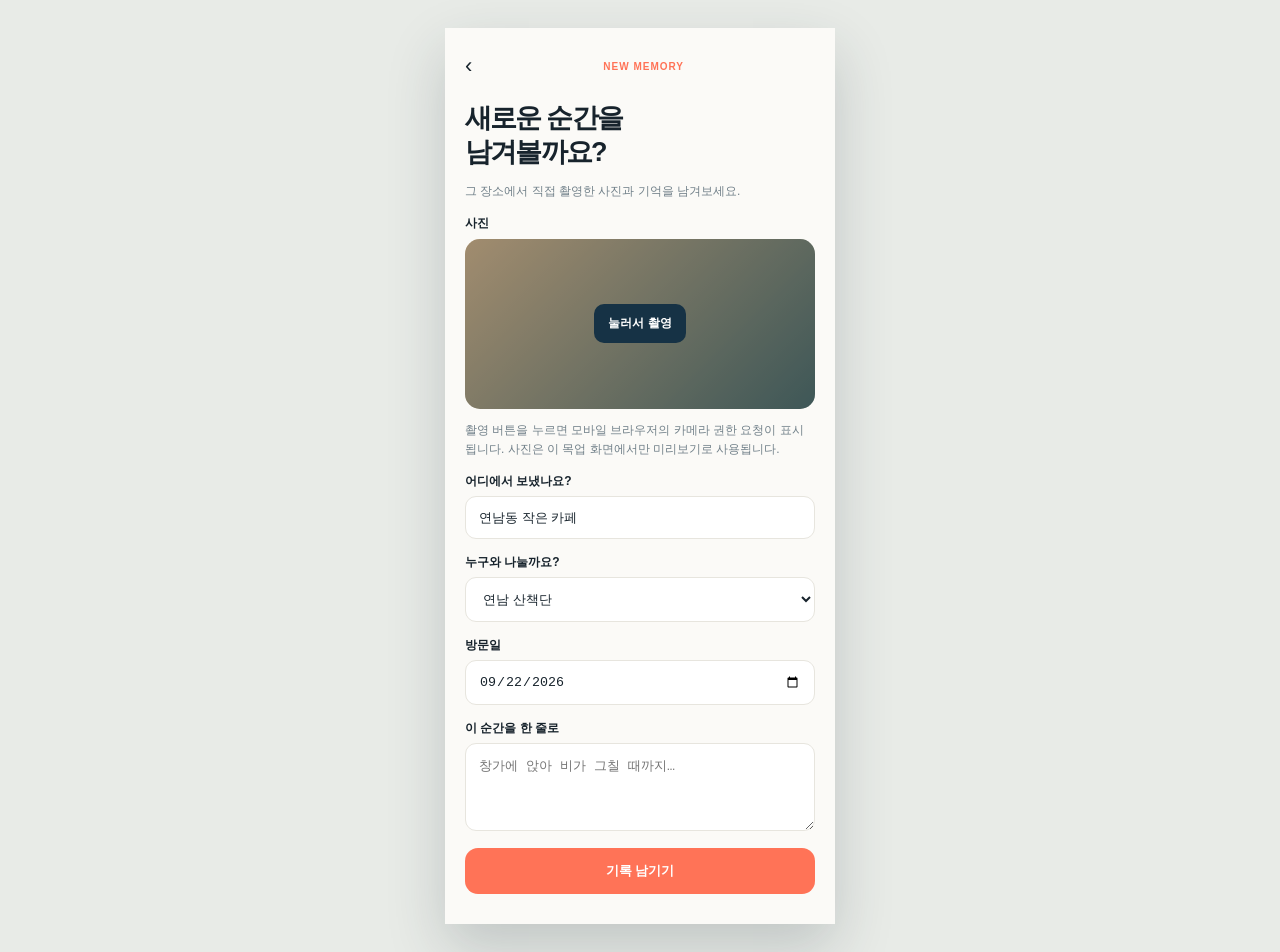
<file: 목업/features/compose.html>
<!doctype html><html lang="ko"><head><meta charset="utf-8"><meta name="viewport" content="width=device-width,initial-scale=1"><title>기록 작성</title><link rel="stylesheet" href="../assets/mockup.css"><link rel="stylesheet" href="../assets/camera.css"></head><body><main class="shell"><header class="top"><a class="back" href="../index.html">‹</a><span class="eyebrow">NEW MEMORY</span><span></span></header><section class="content"><h1 class="title">새로운 순간을<br>남겨볼까요?</h1><p class="sub">그 장소에서 직접 촬영한 사진과 기억을 남겨보세요.</p><form data-demo="기록을 저장했어요. 지도에서 확인해 보세요."><label class="label">사진</label><div class="camera-stage"><img id="photoPreview" alt="촬영한 사진 미리보기" hidden><span id="cameraEmpty" class="camera-empty"><label for="cameraInput" style="background:#163245;color:#fff;border-radius:10px;padding:11px 14px;font-weight:bold;cursor:pointer">눌러서 촬영</label></span></div><input class="camera-input" id="cameraInput" data-camera-input type="file" accept="image/*" capture="environment"><p class="sub">촬영 버튼을 누르면 모바일 브라우저의 카메라 권한 요청이 표시됩니다. 사진은 이 목업 화면에서만 미리보기로 사용됩니다.</p><label class="label">어디에서 보냈나요?</label><input class="input" value="연남동 작은 카페"><label class="label">누구와 나눌까요?</label><select class="input"><option>연남 산책단</option><option>동네 친구들</option></select><label class="label">방문일</label><input class="input" type="date" value="2026-09-22"><label class="label">이 순간을 한 줄로</label><textarea class="input" rows="4" placeholder="창가에 앉아 비가 그칠 때까지…"></textarea><button class="primary">기록 남기기</button></form></section></main><div class="toast"></div><script src="../assets/mockup.js"></script><script src="../assets/camera.js"></script></body></html>
</file>
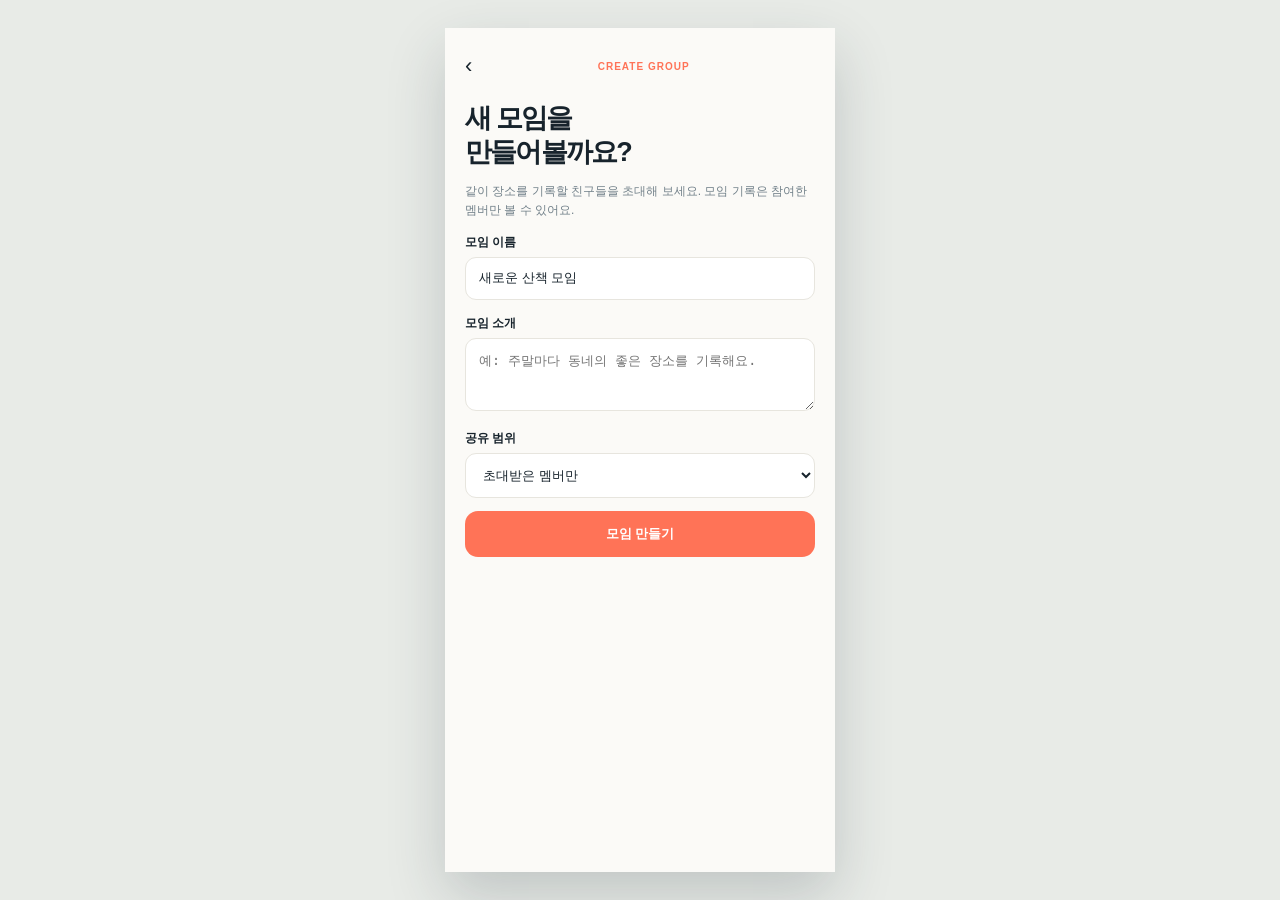
<file: 목업/features/create-group.html>
<!doctype html><html lang="ko"><head><meta charset="utf-8"><meta name="viewport" content="width=device-width,initial-scale=1"><title>새 모임 만들기</title><link rel="stylesheet" href="../assets/mockup.css"><link rel="stylesheet" href="../assets/invites.css"></head><body><main class="shell"><header class="top"><a class="back" href="groups.html">‹</a><span class="eyebrow">CREATE GROUP</span><span></span></header><section class="content"><h1 class="title">새 모임을<br>만들어볼까요?</h1><p class="sub">같이 장소를 기록할 친구들을 초대해 보세요. 모임 기록은 참여한 멤버만 볼 수 있어요.</p><form data-create-group><label class="label">모임 이름</label><input class="input" name="groupName" value="새로운 산책 모임" maxlength="30" required><label class="label">모임 소개</label><textarea class="input" rows="3" placeholder="예: 주말마다 동네의 좋은 장소를 기록해요."></textarea><label class="label">공유 범위</label><select class="input"><option>초대받은 멤버만</option><option>링크를 가진 사람은 참여 요청 가능</option></select><button class="primary" type="submit">모임 만들기</button></form><section id="inviteAfterCreate" hidden><div class="divider"></div><h3><span data-created-group-name>새 모임</span> 초대</h3><p class="sub">카카오톡으로 초대 링크를 공유하면, 친구는 링크를 열어 참여 여부를 확인할 수 있어요.</p><article class="invite-box"><h3>초대 코드</h3><p>짧은 코드를 직접 전달할 때 사용하세요.</p><code class="invite-value" data-code-value>NEW-2026</code><div class="invite-actions"><button type="button" data-generate-code>코드 생성</button><button type="button" data-copy-invite="[data-code-value]">코드 복사</button></div></article><article class="invite-box"><h3>카카오톡 공유 링크</h3><p>링크를 누르면 모임 참여 확인 화면으로 바로 연결됩니다.</p><code class="invite-value" data-link-value>join-group.html?code=NEW-2026</code><div class="invite-actions"><button type="button" data-generate-link>링크 생성</button><button type="button" data-copy-invite="[data-link-value]">링크 복사</button></div></article></section></section></main><div class="toast"></div><script src="../assets/mockup.js"></script><script src="../assets/invites.js"></script><script src="../assets/group-create.js"></script></body></html>
</file>
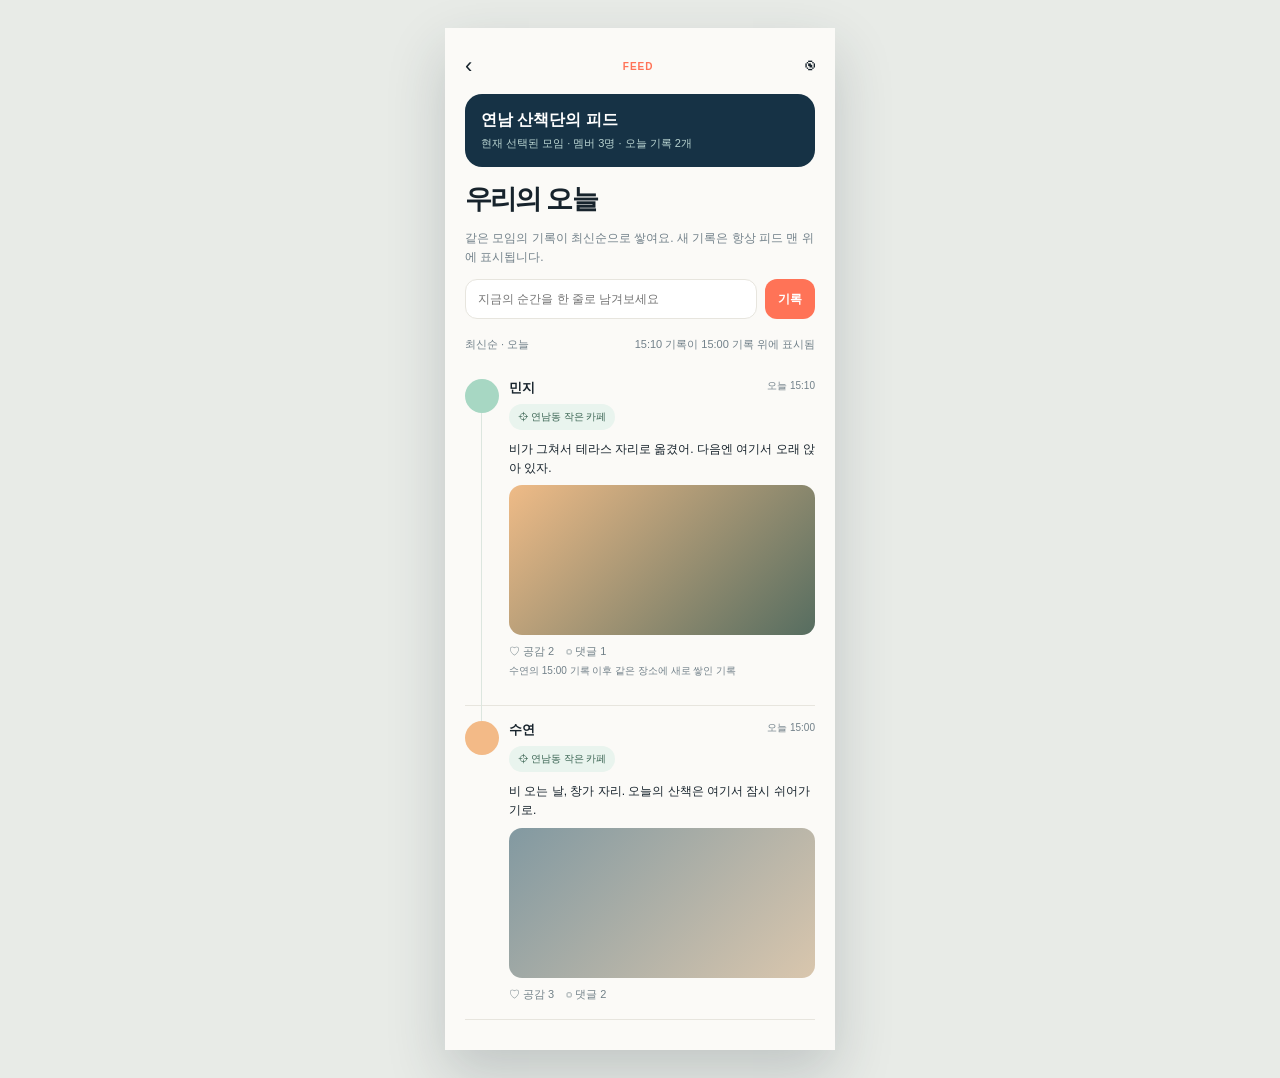
<file: 목업/features/feed.html>
<!doctype html><html lang="ko"><head><meta charset="utf-8"><meta name="viewport" content="width=device-width,initial-scale=1"><title>피드</title><link rel="stylesheet" href="../assets/mockup.css"><link rel="stylesheet" href="../assets/feed.css"></head><body><main class="shell"><header class="top"><a class="back" href="../index.html">‹</a><span class="eyebrow">FEED</span><a class="plain" href="notifications.html">◉</a></header><section class="content"><div class="feed-summary"><b>연남 산책단의 피드</b><small>현재 선택된 모임 · 멤버 3명 · 오늘 기록 2개</small></div><h1 class="title">우리의 오늘</h1><p class="sub">같은 모임의 기록이 최신순으로 쌓여요. 새 기록은 항상 피드 맨 위에 표시됩니다.</p><form class="feed-composer" data-feed-form><input maxlength="80" placeholder="지금의 순간을 한 줄로 남겨보세요"><button type="submit">기록</button></form><div class="feed-rule"><span>최신순 · 오늘</span><span>15:10 기록이 15:00 기록 위에 표시됨</span></div><div id="groupFeed"><article class="feed-post"><i class="feed-avatar mint"></i><div class="feed-main"><div class="feed-author"><b>민지</b><span class="feed-time">오늘 15:10</span></div><a class="feed-place" href="place.html">⌖ 연남동 작은 카페</a><p class="feed-copy">비가 그쳐서 테라스 자리로 옮겼어. 다음엔 여기서 오래 앉아 있자.</p><div class="feed-image"></div><div class="feed-actions"><button type="button" data-toast="민지의 기록에 공감했어요.">♡ 공감 2</button><a href="memory.html">▢ 댓글 1</a></div><p class="feed-note">수연의 15:00 기록 이후 같은 장소에 새로 쌓인 기록</p></div></article><article class="feed-post"><i class="feed-avatar"></i><div class="feed-main"><div class="feed-author"><b>수연</b><span class="feed-time">오늘 15:00</span></div><a class="feed-place" href="place.html">⌖ 연남동 작은 카페</a><p class="feed-copy">비 오는 날, 창가 자리. 오늘의 산책은 여기서 잠시 쉬어가기로.</p><div class="feed-image rain"></div><div class="feed-actions"><button type="button" data-toast="수연의 기록에 공감했어요.">♡ 공감 3</button><a href="memory.html">▢ 댓글 2</a></div></div></article></div></section></main><div class="toast"></div><script src="../assets/mockup.js"></script><script src="../assets/feed.js"></script></body></html>
</file>
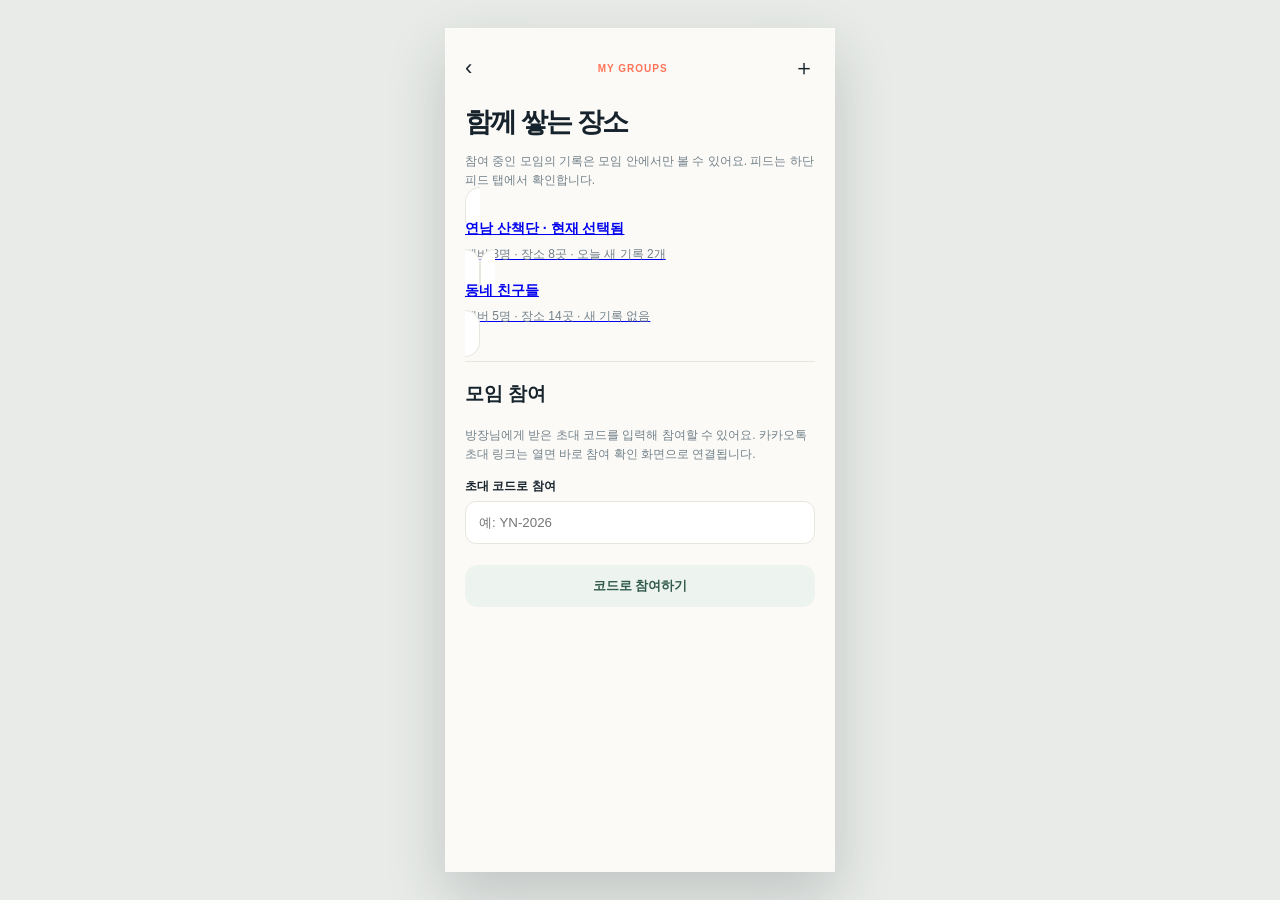
<file: 목업/features/groups.html>
<!doctype html><html lang="ko"><head><meta charset="utf-8"><meta name="viewport" content="width=device-width,initial-scale=1"><title>모임</title><link rel="stylesheet" href="../assets/mockup.css"></head><body><main class="shell"><header class="top"><a class="back" href="../index.html">‹</a><span class="eyebrow">MY GROUPS</span><a class="plain" href="create-group.html">＋</a></header><section class="content"><h1 class="title">함께 쌓는 장소</h1><p class="sub">참여 중인 모임의 기록은 모임 안에서만 볼 수 있어요. 피드는 하단 피드 탭에서 확인합니다.</p><a class="card" href="../index.html"><h3>연남 산책단 · 현재 선택됨</h3><p>멤버 3명 · 장소 8곳 · 오늘 새 기록 2개</p></a><a class="card" href="../index.html"><h3>동네 친구들</h3><p>멤버 5명 · 장소 14곳 · 새 기록 없음</p></a><div class="divider"></div><h3>모임 참여</h3><p class="sub">방장님에게 받은 초대 코드를 입력해 참여할 수 있어요. 카카오톡 초대 링크는 열면 바로 참여 확인 화면으로 연결됩니다.</p><form data-demo="초대 코드를 확인했어요. (목업 데이터)"><label class="label">초대 코드로 참여</label><input class="input" placeholder="예: YN-2026"><button class="secondary">코드로 참여하기</button></form></section></main><div class="toast"></div><script src="../assets/mockup.js"></script></body></html>
</file>
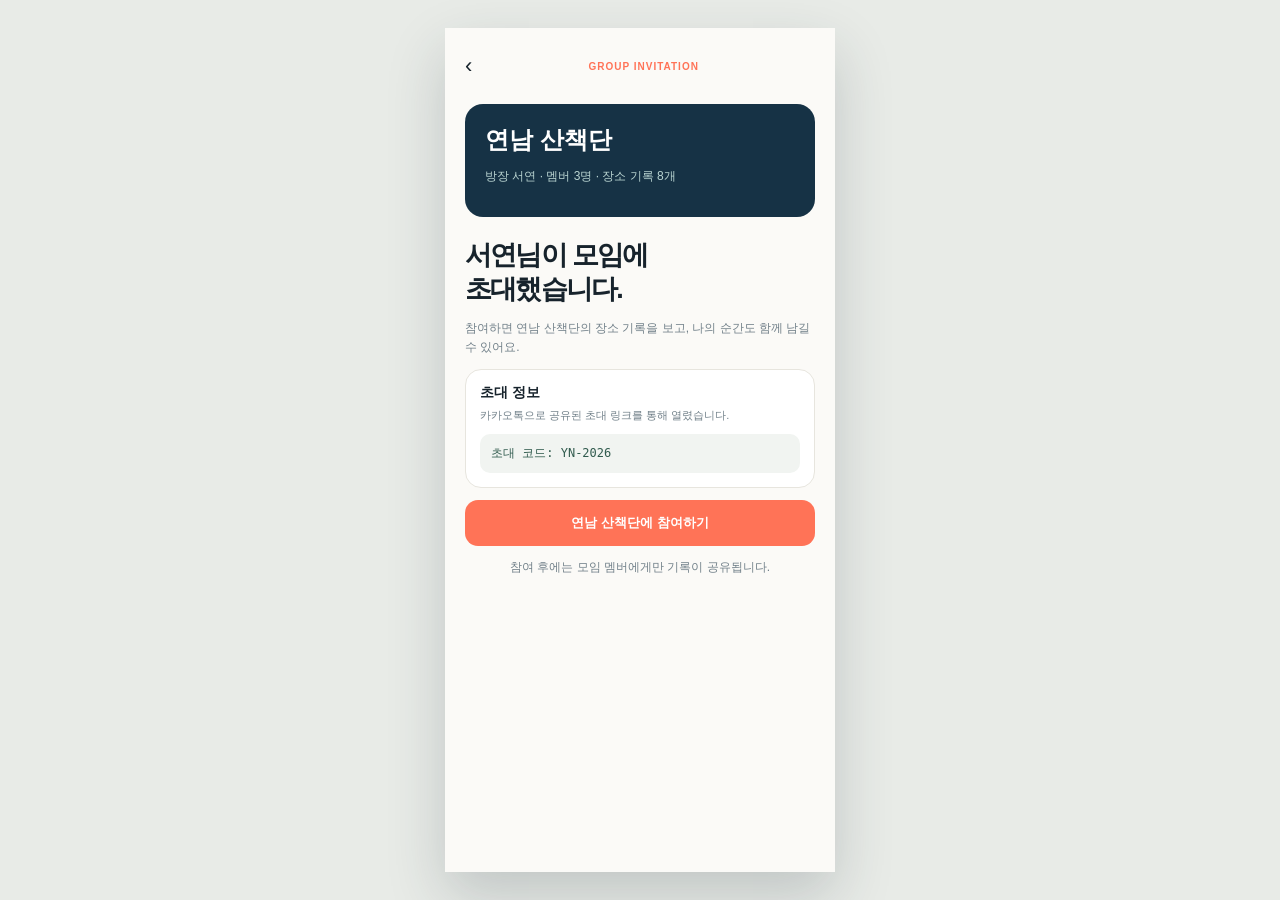
<file: 목업/features/join-group.html>
<!doctype html><html lang="ko"><head><meta charset="utf-8"><meta name="viewport" content="width=device-width,initial-scale=1"><title>모임 초대</title><link rel="stylesheet" href="../assets/mockup.css"><link rel="stylesheet" href="../assets/invites.css"></head><body><main class="shell"><header class="top"><a class="back" href="../index.html">‹</a><span class="eyebrow">GROUP INVITATION</span><span></span></header><section class="content"><div class="profile" style="margin-top:10px"><i class="avatar"></i><h2 style="margin:0">연남 산책단</h2><p>방장 서연 · 멤버 3명 · 장소 기록 8개</p></div><h1 class="title" style="margin-top:22px">서연님이 모임에<br>초대했습니다.</h1><p class="sub">참여하면 연남 산책단의 장소 기록을 보고, 나의 순간도 함께 남길 수 있어요.</p><div class="invite-box"><h3>초대 정보</h3><p>카카오톡으로 공유된 초대 링크를 통해 열렸습니다.</p><code class="invite-value">초대 코드: <span data-join-code>YN-2026</span></code></div><button class="primary" type="button" data-join-group>연남 산책단에 참여하기</button><p class="sub" style="text-align:center">참여 후에는 모임 멤버에게만 기록이 공유됩니다.</p><section id="joinSuccess" hidden><div class="card"><h3>참여가 완료됐어요.</h3><p>이제 연남 산책단의 장소 기록과 피드를 볼 수 있어요.</p><a class="primary" style="display:block;text-align:center;text-decoration:none;margin-top:12px" href="feed.html">피드로 가기</a></div></section></section></main><div class="toast"></div><script src="../assets/mockup.js"></script><script src="../assets/join-group.js"></script></body></html>
</file>
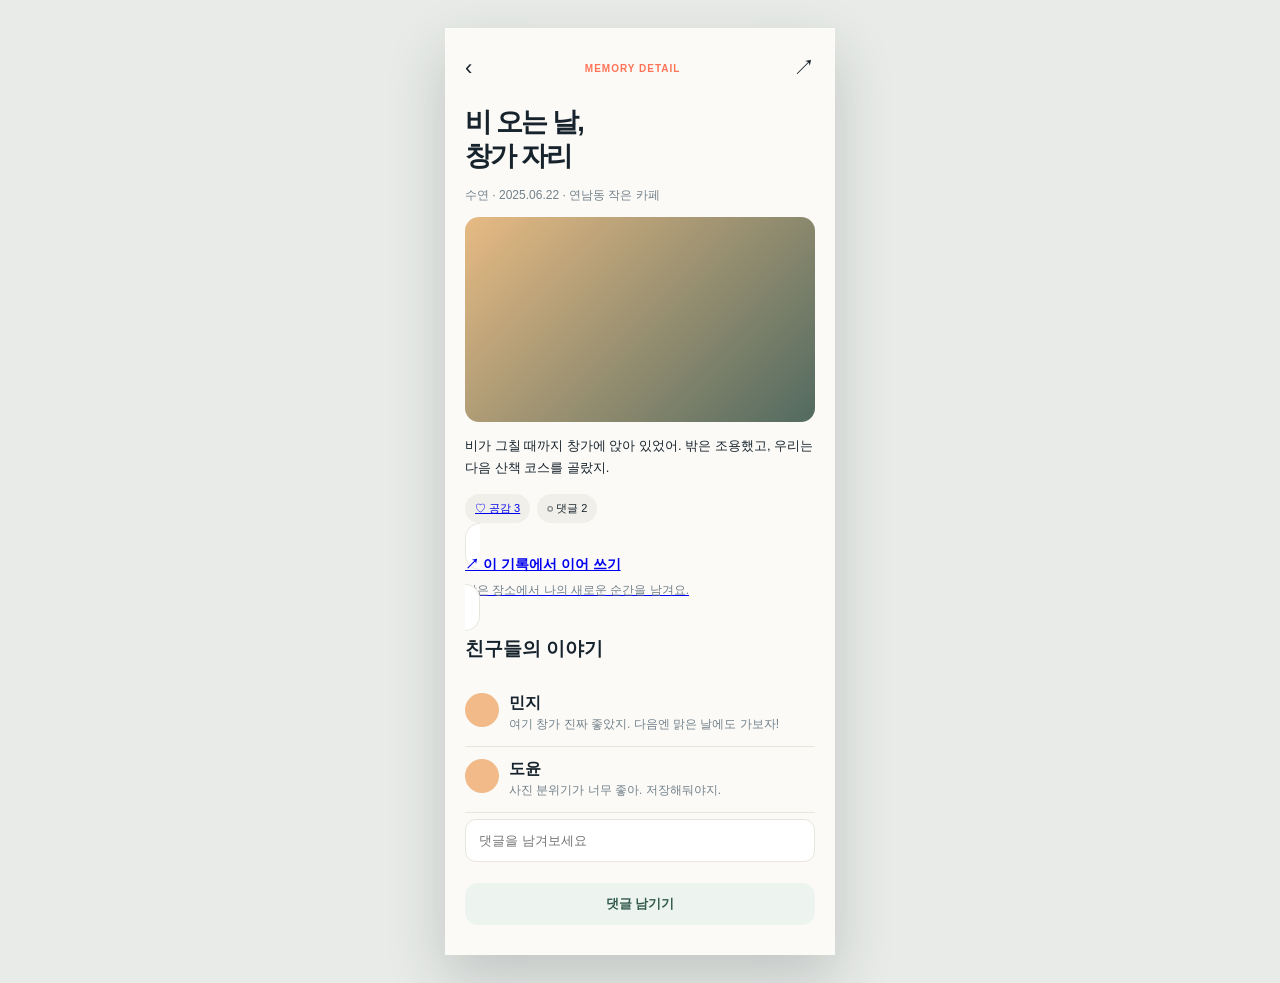
<file: 목업/features/memory.html>
<!doctype html><html lang="ko"><head><meta charset="utf-8"><meta name="viewport" content="width=device-width,initial-scale=1"><title>기록 상세</title><link rel="stylesheet" href="../assets/mockup.css"></head><body><main class="shell"><header class="top"><a class="back" href="place.html">‹</a><span class="eyebrow">MEMORY DETAIL</span><a class="plain" href="share.html">↗</a></header><section class="content"><h1 class="title">비 오는 날,<br>창가 자리</h1><p class="sub">수연 · 2025.06.22 · 연남동 작은 카페</p><div class="photo"></div><p style="font-size:13px;line-height:1.7">비가 그칠 때까지 창가에 앉아 있었어. 밖은 조용했고, 우리는 다음 산책 코스를 골랐지.</p><div class="chips"><a class="chip" href="#" data-toast="공감했어요 · 4">♡ 공감 3</a><span class="chip">▢ 댓글 2</span></div><a class="card" href="compose.html"><h3>↗ 이 기록에서 이어 쓰기</h3><p>같은 장소에서 나의 새로운 순간을 남겨요.</p></a><h3>친구들의 이야기</h3><div class="row"><i class="avatar"></i><span><b>민지</b><br><small class="sub">여기 창가 진짜 좋았지. 다음엔 맑은 날에도 가보자!</small></span></div><div class="row"><i class="avatar"></i><span><b>도윤</b><br><small class="sub">사진 분위기가 너무 좋아. 저장해둬야지.</small></span></div><form data-demo="댓글을 남겼어요."><input class="input" placeholder="댓글을 남겨보세요"><button class="secondary">댓글 남기기</button></form></section></main><div class="toast"></div><script src="../assets/mockup.js"></script></body></html>
</file>
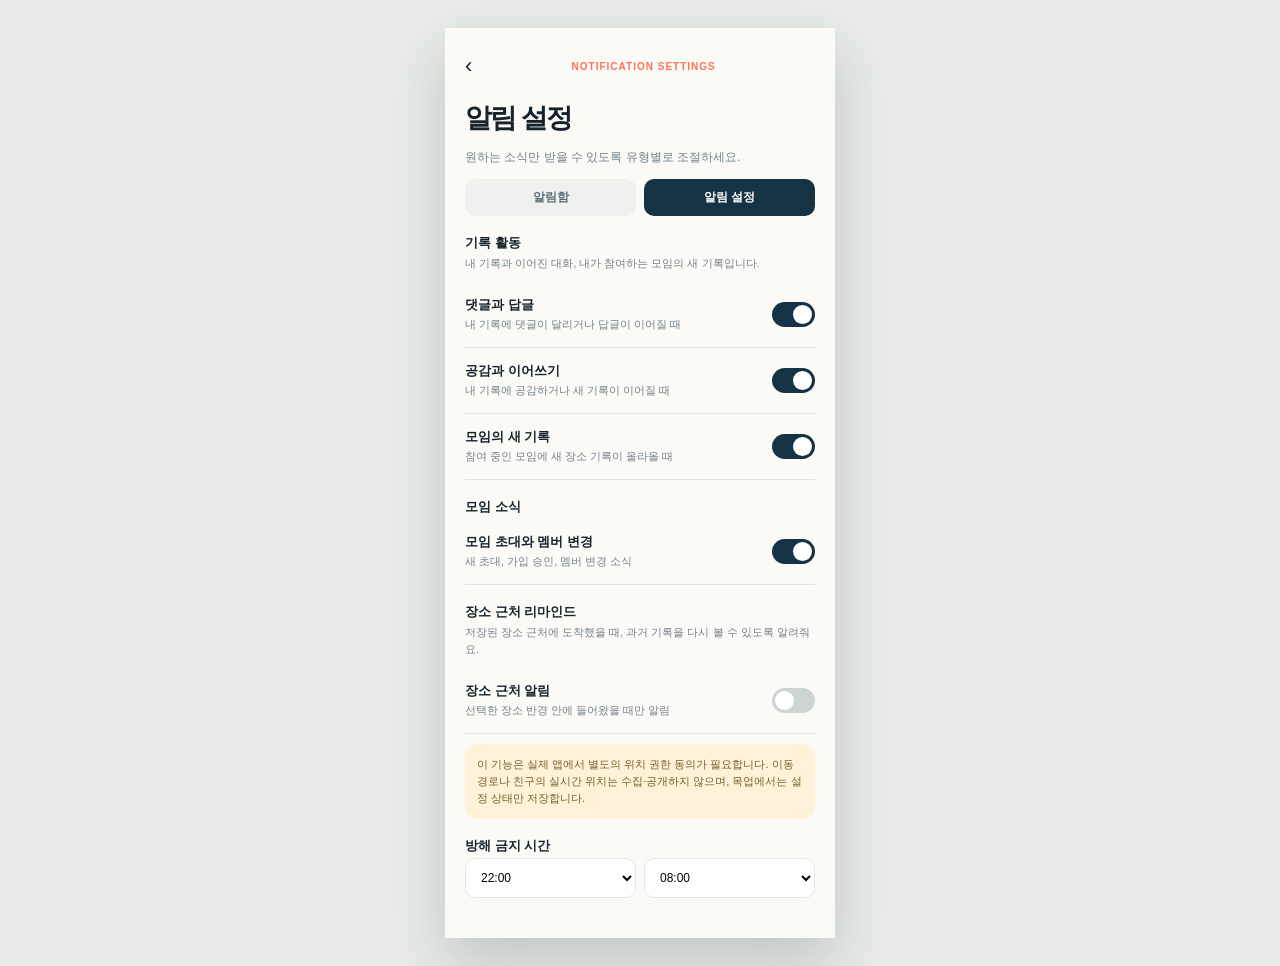
<file: 목업/features/notification-settings.html>
<!doctype html><html lang="ko"><head><meta charset="utf-8"><meta name="viewport" content="width=device-width,initial-scale=1"><title>알림 설정</title><link rel="stylesheet" href="../assets/mockup.css"><link rel="stylesheet" href="../assets/notifications.css"></head><body><main class="shell"><header class="top"><a class="back" href="profile.html">‹</a><span class="eyebrow">NOTIFICATION SETTINGS</span><span></span></header><section class="content"><h1 class="title">알림 설정</h1><p class="sub">원하는 소식만 받을 수 있도록 유형별로 조절하세요.</p><nav class="tabbar"><a href="notifications.html">알림함</a><a class="active" href="notification-settings.html">알림 설정</a></nav><div class="setting-group"><h3>기록 활동</h3><p>내 기록과 이어진 대화, 내가 참여하는 모임의 새 기록입니다.</p><label class="setting"><span><strong>댓글과 답글</strong><small>내 기록에 댓글이 달리거나 답글이 이어질 때</small></span><span class="switch"><input type="checkbox" checked data-notification-setting="comments"><i class="slider"></i></span></label><label class="setting"><span><strong>공감과 이어쓰기</strong><small>내 기록에 공감하거나 새 기록이 이어질 때</small></span><span class="switch"><input type="checkbox" checked data-notification-setting="memoryLinks"><i class="slider"></i></span></label><label class="setting"><span><strong>모임의 새 기록</strong><small>참여 중인 모임에 새 장소 기록이 올라올 때</small></span><span class="switch"><input type="checkbox" checked data-notification-setting="groupMemories"><i class="slider"></i></span></label></div><div class="setting-group"><h3>모임 소식</h3><label class="setting"><span><strong>모임 초대와 멤버 변경</strong><small>새 초대, 가입 승인, 멤버 변경 소식</small></span><span class="switch"><input type="checkbox" checked data-notification-setting="groupUpdates"><i class="slider"></i></span></label></div><div class="setting-group"><h3>장소 근처 리마인드</h3><p>저장된 장소 근처에 도착했을 때, 과거 기록을 다시 볼 수 있도록 알려줘요.</p><label class="setting"><span><strong>장소 근처 알림</strong><small>선택한 장소 반경 안에 들어왔을 때만 알림</small></span><span class="switch"><input type="checkbox" data-notification-setting="nearby"><i class="slider"></i></span></label><div class="permission-note">이 기능은 실제 앱에서 별도의 위치 권한 동의가 필요합니다. 이동 경로나 친구의 실시간 위치는 수집·공개하지 않으며, 목업에서는 설정 상태만 저장합니다.</div></div><div class="setting-group"><h3>방해 금지 시간</h3><div class="time-row"><select aria-label="시작 시간"><option>22:00</option><option>23:00</option></select><select aria-label="종료 시간"><option>08:00</option><option>09:00</option></select></div></div></section></main><div class="toast"></div><script src="../assets/mockup.js"></script><script src="../assets/notifications.js"></script></body></html>
</file>
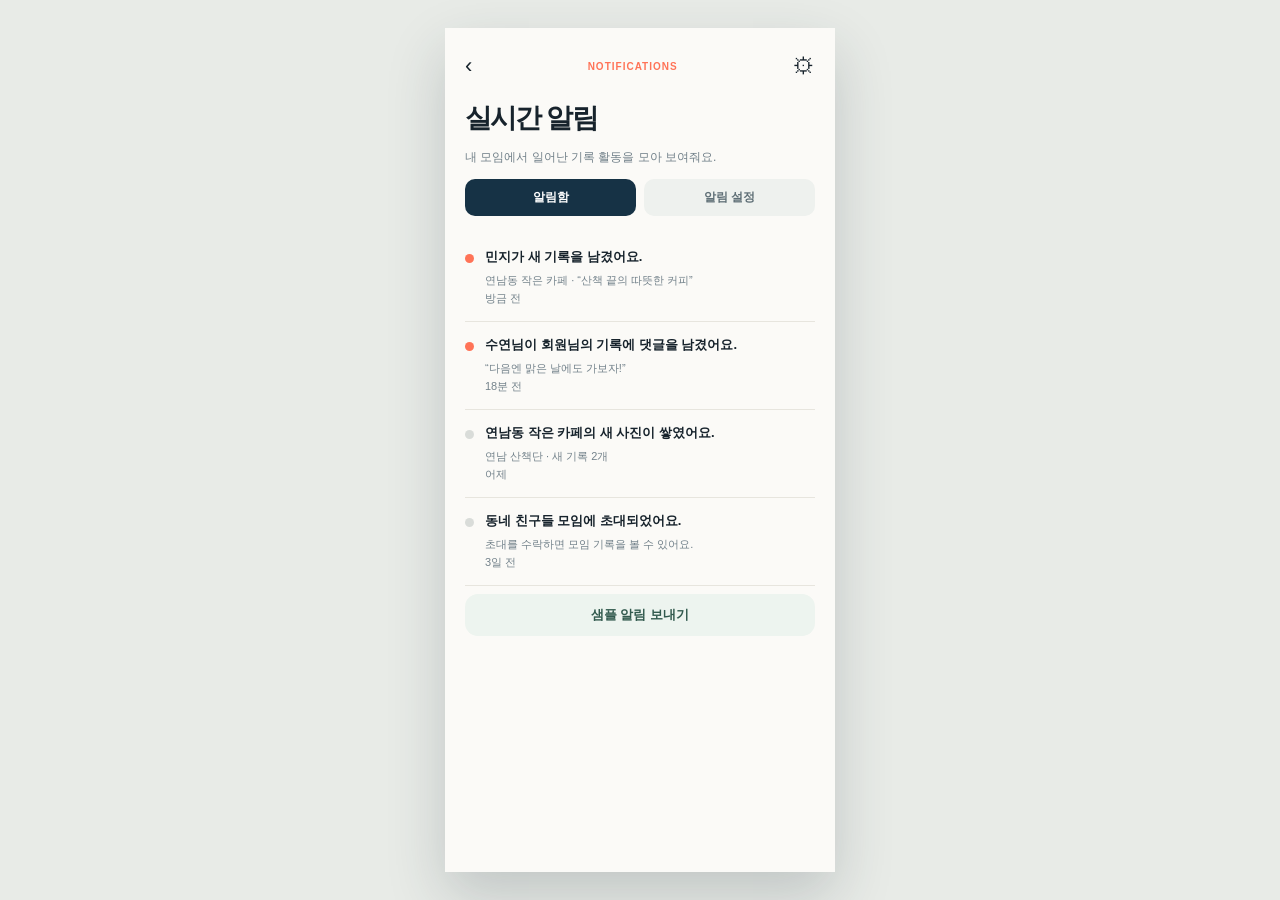
<file: 목업/features/notifications.html>
<!doctype html><html lang="ko"><head><meta charset="utf-8"><meta name="viewport" content="width=device-width,initial-scale=1"><title>실시간 알림</title><link rel="stylesheet" href="../assets/mockup.css"><link rel="stylesheet" href="../assets/notifications.css"></head><body><main class="shell"><header class="top"><a class="back" href="profile.html">‹</a><span class="eyebrow">NOTIFICATIONS</span><a class="plain" href="notification-settings.html">⚙</a></header><section class="content"><h1 class="title">실시간 알림</h1><p class="sub">내 모임에서 일어난 기록 활동을 모아 보여줘요.</p><nav class="tabbar"><a class="active" href="notifications.html">알림함</a><a href="notification-settings.html">알림 설정</a></nav><a class="notice" href="memory.html"><i class="notice-dot"></i><span><b>민지가 새 기록을 남겼어요.</b><small>연남동 작은 카페 · “산책 끝의 따뜻한 커피”<br>방금 전</small></span></a><a class="notice" href="memory.html"><i class="notice-dot"></i><span><b>수연님이 회원님의 기록에 댓글을 남겼어요.</b><small>“다음엔 맑은 날에도 가보자!”<br>18분 전</small></span></a><a class="notice" href="place.html"><i class="notice-dot read"></i><span><b>연남동 작은 카페의 새 사진이 쌓였어요.</b><small>연남 산책단 · 새 기록 2개<br>어제</small></span></a><a class="notice" href="groups.html"><i class="notice-dot read"></i><span><b>동네 친구들 모임에 초대되었어요.</b><small>초대를 수락하면 모임 기록을 볼 수 있어요.<br>3일 전</small></span></a><button class="secondary" type="button" data-sample-notification>샘플 알림 보내기</button></section></main><div class="toast"></div><script src="../assets/mockup.js"></script><script src="../assets/notifications.js"></script></body></html>
</file>
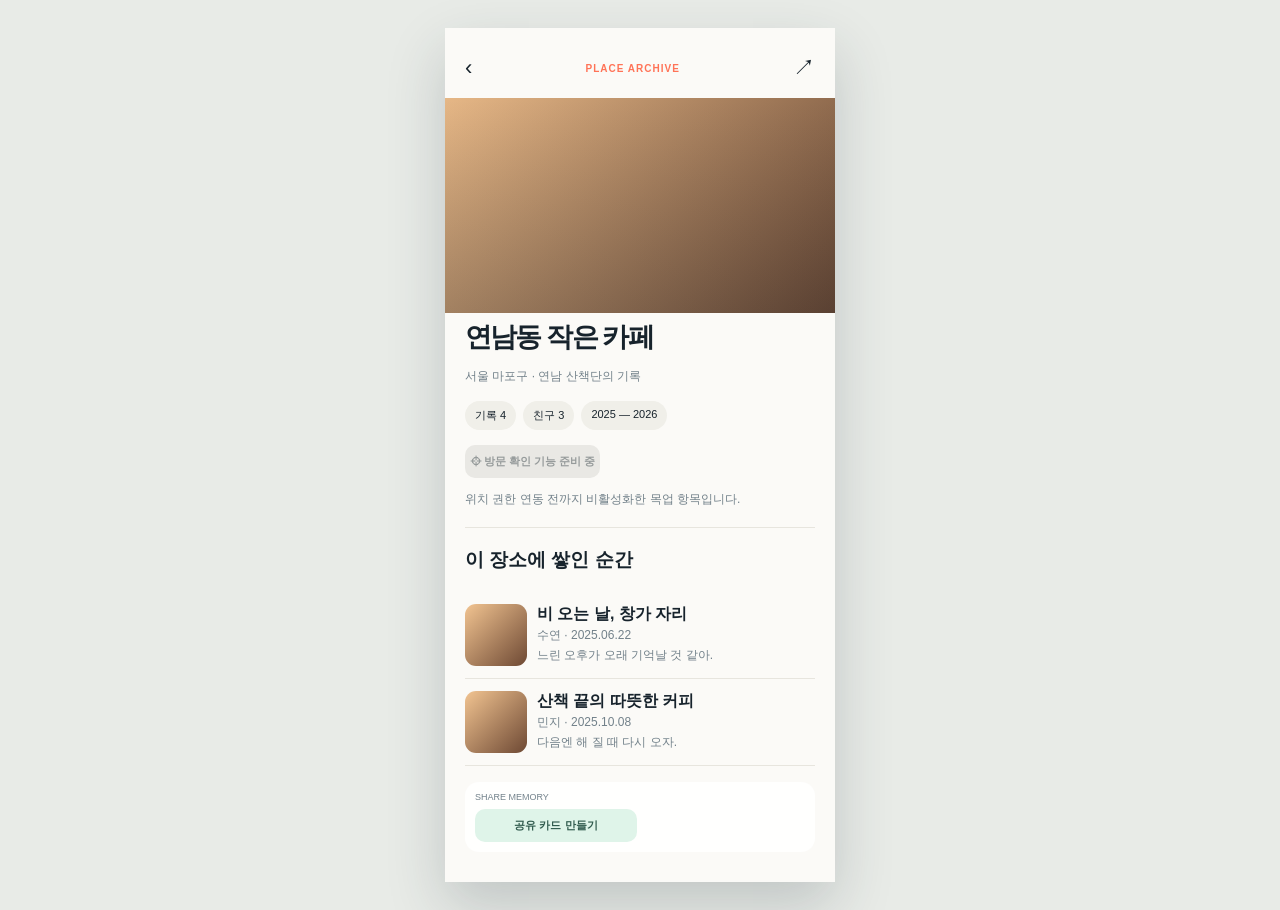
<file: 목업/features/place.html>
<!doctype html><html lang="ko"><head><meta charset="utf-8"><meta name="viewport" content="width=device-width,initial-scale=1"><title>장소 기록</title><link rel="stylesheet" href="../assets/mockup.css"></head><body><main class="shell"><header class="top"><a class="back" href="../index.html">‹</a><span class="eyebrow">PLACE ARCHIVE</span><a class="plain" href="share.html">↗</a></header><section class="content"><div class="hero"></div><h1 class="title">연남동 작은 카페</h1><p class="sub">서울 마포구 · 연남 산책단의 기록</p><div class="chips"><span class="chip">기록 4</span><span class="chip">친구 3</span><span class="chip">2025 — 2026</span></div><button class="button disabled" disabled>⌖ 방문 확인 기능 준비 중</button><p class="sub">위치 권한 연동 전까지 비활성화한 목업 항목입니다.</p><div class="divider"></div><h3>이 장소에 쌓인 순간</h3><a class="row" href="memory.html"><i class="thumb"></i><span><b>비 오는 날, 창가 자리</b><br><small class="sub">수연 · 2025.06.22<br>느린 오후가 오래 기억날 것 같아.</small></span></a><a class="row" href="memory.html"><i class="thumb"></i><span><b>산책 끝의 따뜻한 커피</b><br><small class="sub">민지 · 2025.10.08<br>다음엔 해 질 때 다시 오자.</small></span></a><div class="preview" style="position:static;margin-top:16px"><small>SHARE MEMORY</small><div><a href="share.html">공유 카드 만들기</a></div></div></section></main><div class="toast"></div><script src="../assets/mockup.js"></script></body></html>
</file>
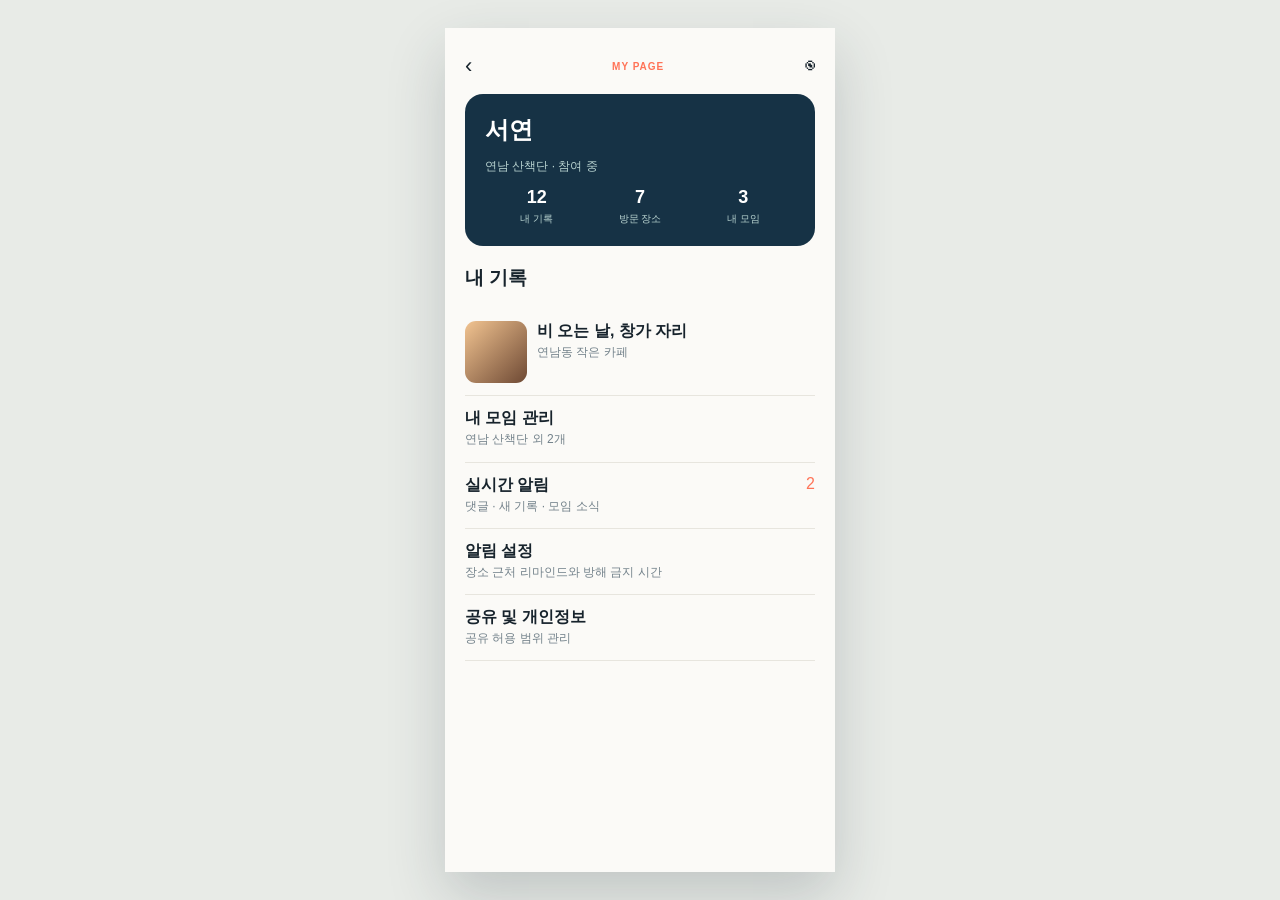
<file: 목업/features/profile.html>
<!doctype html><html lang="ko"><head><meta charset="utf-8"><meta name="viewport" content="width=device-width,initial-scale=1"><title>마이 페이지</title><link rel="stylesheet" href="../assets/mockup.css"></head><body><main class="shell"><header class="top"><a class="back" href="../index.html">‹</a><span class="eyebrow">MY PAGE</span><a class="plain" href="notifications.html">◉</a></header><section class="content"><div class="profile"><i class="avatar"></i><h2 style="margin:0">서연</h2><p>연남 산책단 · 참여 중</p><div class="stats"><div><b>12</b><span>내 기록</span></div><div><b>7</b><span>방문 장소</span></div><div><b>3</b><span>내 모임</span></div></div></div><h3>내 기록</h3><a class="row" href="memory.html"><i class="thumb"></i><span><b>비 오는 날, 창가 자리</b><br><small class="sub">연남동 작은 카페</small></span></a><a class="row" href="groups.html"><span><b>내 모임 관리</b><br><small class="sub">연남 산책단 외 2개</small></span></a><a class="row" href="notifications.html"><span><b>실시간 알림</b><br><small class="sub">댓글 · 새 기록 · 모임 소식</small></span><span style="margin-left:auto;color:#ff7357">2</span></a><a class="row" href="notification-settings.html"><span><b>알림 설정</b><br><small class="sub">장소 근처 리마인드와 방해 금지 시간</small></span></a><a class="row" href="#" data-toast="개인정보 및 공유 설정 목업입니다."><span><b>공유 및 개인정보</b><br><small class="sub">공유 허용 범위 관리</small></span></a></section></main><div class="toast"></div><script src="../assets/mockup.js"></script></body></html>
</file>
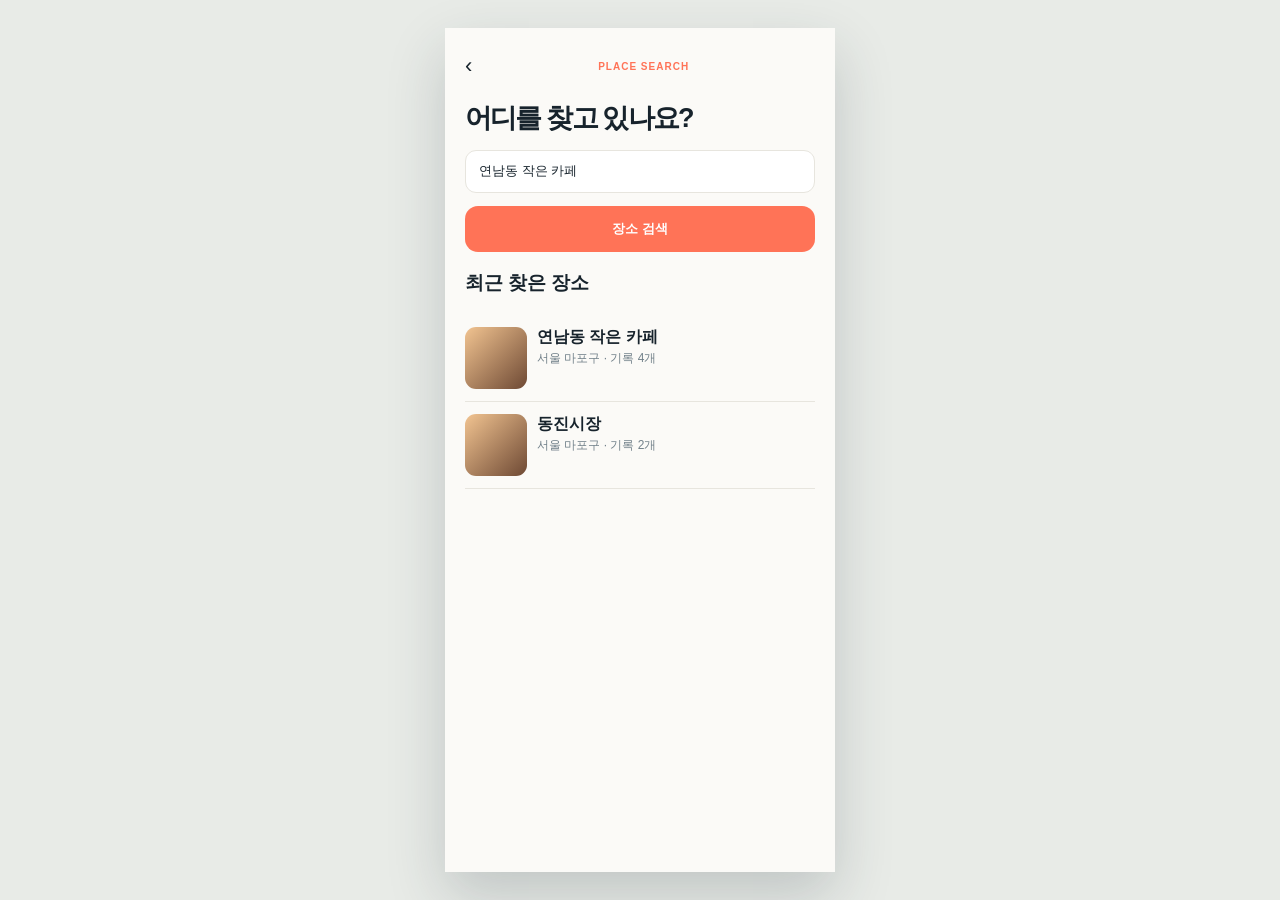
<file: 목업/features/search.html>
<!doctype html><html lang="ko"><head><meta charset="utf-8"><meta name="viewport" content="width=device-width,initial-scale=1"><title>장소 검색</title><link rel="stylesheet" href="../assets/mockup.css"></head><body><main class="shell"><header class="top"><a class="back" href="../index.html">‹</a><span class="eyebrow">PLACE SEARCH</span><span></span></header><section class="content"><h1 class="title">어디를 찾고 있나요?</h1><form data-demo="‘연남동 작은 카페’ 검색 결과를 보여드려요."><input class="input" value="연남동 작은 카페"><button class="primary">장소 검색</button></form><h3>최근 찾은 장소</h3><a class="row" href="place.html"><i class="thumb"></i><span><b>연남동 작은 카페</b><br><small class="sub">서울 마포구 · 기록 4개</small></span></a><a class="row" href="place.html"><i class="thumb"></i><span><b>동진시장</b><br><small class="sub">서울 마포구 · 기록 2개</small></span></a></section></main><div class="toast"></div><script src="../assets/mockup.js"></script></body></html>
</file>
<file: 목업/assets/mockup.css>
:root{--ink:#17232c;--muted:#72818a;--paper:#fbfaf7;--line:#e7e5de;--coral:#ff7357;--mint:#dff4e9;--navy:#163245}*{box-sizing:border-box}body{margin:0;background:#e8ebe7;color:var(--ink);font-family:Arial,'Noto Sans KR',sans-serif}.shell{width:390px;min-height:844px;margin:28px auto;background:var(--paper);box-shadow:0 24px 55px #23323b33;overflow:hidden}.top{padding:25px 20px 15px;display:flex;align-items:center;justify-content:space-between}.brand{font-weight:900;letter-spacing:-1px}.brand b{color:var(--coral)}.back,.plain{border:0;background:none;color:var(--ink);font-size:22px;text-decoration:none}.content{padding:0 20px 30px}.eyebrow{font-size:10px;letter-spacing:1px;color:var(--coral);font-weight:700}.title{font-size:27px;letter-spacing:-1.8px;line-height:1.25;margin:8px 0}.sub{color:var(--muted);font-size:12px;line-height:1.6}.map{height:420px;position:relative;overflow:hidden;background:linear-gradient(135deg,#e1f1e7,#c7dfd4)}.map:before{content:'';position:absolute;inset:-40px;background:repeating-linear-gradient(35deg,transparent 0 48px,#bfd9ca 49px 53px,transparent 54px 100px)}.search{position:absolute;z-index:2;left:18px;right:18px;top:17px;background:#fff;color:#8b979d;padding:13px;border-radius:13px;font-size:12px;text-decoration:none}.pin{position:absolute;z-index:1;width:35px;height:35px;border:3px solid #fff;border-radius:50% 50% 50% 0;background:var(--coral);transform:rotate(-45deg);box-shadow:0 5px 10px #0002}.pin.a{top:175px;left:85px}.pin.b{top:235px;right:100px;background:var(--navy)}.pin.c{top:125px;right:54px;background:#eebc49}.preview{position:absolute;z-index:3;left:18px;right:18px;bottom:105px;background:#ffffffed;border-radius:14px;padding:10px}.preview small{display:block;color:var(--muted);font-size:9px;margin-bottom:7px}.preview div{display:grid;grid-template-columns:1fr 1fr;gap:6px}.preview a,.button{display:block;text-align:center;border:0;border-radius:10px;background:var(--mint);color:#315b4e;padding:9px 5px;text-decoration:none;font-size:11px;font-weight:700}.place-card{position:absolute;z-index:3;left:18px;right:18px;bottom:16px;background:white;border-radius:17px;padding:12px;display:flex;gap:11px;text-decoration:none;color:var(--ink);box-shadow:0 8px 18px #30483c22}.thumb{width:62px;height:62px;border-radius:11px;background:linear-gradient(135deg,#f2c491,#6e4934)}.place-card b{display:block;font-size:14px;margin:5px 0}.place-card span{font-size:11px;color:var(--muted)}.bottom-nav{display:flex;justify-content:space-around;padding:14px 10px 20px;background:white;border-top:1px solid var(--line)}.bottom-nav a{color:var(--muted);font-size:11px;text-decoration:none;text-align:center}.bottom-nav strong{display:block;font-size:17px;color:var(--ink)}.bottom-nav .plus{background:var(--coral);color:white;border-radius:14px;padding:4px 13px;font-size:24px;line-height:23px}.hero{height:215px;margin:0 -20px;background:linear-gradient(0deg,#1b2f3922,#0000),linear-gradient(135deg,#e6b786,#634331)}.chips{display:flex;gap:7px;flex-wrap:wrap;margin:15px 0}.chip{background:#f0efe9;border-radius:20px;padding:7px 10px;font-size:11px}.disabled{background:#e9e8e4!important;color:#969b9b!important;cursor:not-allowed}.divider{height:1px;background:var(--line);margin:18px 0}.row{display:flex;gap:10px;padding:12px 0;border-bottom:1px solid var(--line);text-decoration:none;color:var(--ink)}.avatar{width:34px;height:34px;background:#f1ba88;border-radius:50%;flex:none}.photo{height:205px;border-radius:14px;background:linear-gradient(135deg,#e7ba83,#526a60)}.card{border:1px solid var(--line);background:#fff;border-radius:16px;padding:14px;margin:12px 0}.card h3{margin:0 0 7px;font-size:14px}.card p{margin:0;color:var(--muted);font-size:12px;line-height:1.55}.input{width:100%;border:1px solid var(--line);border-radius:11px;padding:13px;margin:6px 0 13px;background:#fff;color:var(--ink);font:12px inherit}.label{font-size:12px;font-weight:700}.primary{width:100%;background:var(--coral);color:white;padding:14px;border:0;border-radius:13px;font-weight:700}.secondary{width:100%;background:#edf4ef;color:#325a4e;padding:12px;border:0;border-radius:13px;font-weight:700;margin-top:8px}.compare{height:290px;border-radius:17px;background:linear-gradient(100deg,#7a583b 0 49%,#fff 49% 51%,#a7c5b2 51%);position:relative}.compare:after{content:'↔';position:absolute;top:43%;left:45%;background:#fff;border-radius:50%;padding:10px}.share-card{aspect-ratio:4/5;border-radius:17px;padding:20px;display:flex;flex-direction:column;justify-content:end;color:white;background:linear-gradient(0deg,#143145dd,#14314511),linear-gradient(135deg,#d8a475,#4b5145)}.share-card h2{margin:8px 0;font-size:25px}.profile{background:var(--navy);padding:20px;border-radius:18px;color:white}.profile p{color:#b9d4d1;font-size:12px}.stats{display:grid;grid-template-columns:repeat(3,1fr);text-align:center}.stats b{display:block;font-size:18px}.stats span{font-size:10px;color:#b9d4d1}.toast{position:fixed;bottom:20px;left:50%;transform:translateX(-50%);background:var(--navy);color:white;border-radius:10px;padding:11px 15px;font-size:12px;display:none;z-index:9}.toast.show{display:block}@media(max-width:500px){.shell{width:100%;min-height:100vh;margin:0;box-shadow:none}}
</file>
<file: 목업/assets/camera.css>
.camera-stage{height:170px;border-radius:15px;background:linear-gradient(135deg,#e7ba83,#526a60);position:relative;overflow:hidden;margin:7px 0 10px}.camera-stage img{width:100%;height:100%;object-fit:cover}.camera-stage .camera-empty{position:absolute;inset:0;display:grid;place-items:center;color:white;font-size:12px;background:#16324555}.camera-actions{display:flex;gap:8px;margin-bottom:16px}.camera-actions label{flex:1;text-align:center;border-radius:11px;padding:11px;background:#163245;color:#fff;font-size:12px;font-weight:bold;cursor:pointer}.camera-actions label:last-child{background:#edf4ef;color:#315b4e}.camera-input{position:absolute;width:1px;height:1px;opacity:0;pointer-events:none}
</file>
<file: 목업/assets/invites.css>
.invite-box{border:1px solid #e7e5de;background:#fff;border-radius:16px;padding:14px;margin:12px 0}.invite-box h3{margin:0 0 5px;font-size:14px}.invite-box p{margin:0 0 11px;color:#72818a;font-size:11px;line-height:1.5}.invite-value{display:block;background:#f1f4f1;border-radius:10px;padding:11px;word-break:break-all;color:#315b4e;font:12px monospace}.invite-actions{display:flex;gap:7px;margin-top:8px}.invite-actions button{flex:1;border:0;border-radius:10px;background:#dff4e9;color:#315b4e;padding:10px;font-size:11px;font-weight:bold}.invite-actions button:last-child{background:#163245;color:#fff}
</file>
<file: 목업/assets/feed.css>
.feed-summary{background:#163245;color:white;border-radius:17px;padding:16px;margin-bottom:16px}.feed-summary b{display:block;font-size:16px}.feed-summary small{display:block;color:#b8d3d0;font-size:11px;margin-top:5px}.feed-composer{display:flex;gap:8px;margin:12px 0 18px}.feed-composer input{flex:1;border:1px solid #e7e5de;border-radius:12px;padding:12px;font-size:12px}.feed-composer button{border:0;background:#ff7357;color:#fff;border-radius:12px;padding:0 13px;font-size:12px;font-weight:bold}.feed-rule{display:flex;justify-content:space-between;align-items:center;margin:12px 0;font-size:11px;color:#72818a}.feed-post{position:relative;display:flex;gap:10px;padding:15px 0 17px;border-bottom:1px solid #e7e5de}.feed-post:before{content:'';position:absolute;top:47px;left:16px;bottom:-16px;width:1px;background:#dce6df}.feed-post:last-child:before{display:none}.feed-avatar{width:34px;height:34px;border-radius:50%;background:#f3ba87;flex:none;z-index:1}.feed-avatar.mint{background:#a7d7c3}.feed-avatar.yellow{background:#eeca70}.feed-main{min-width:0;flex:1}.feed-author{display:flex;justify-content:space-between;gap:8px;font-size:12px}.feed-author b{font-size:13px}.feed-time{color:#72818a;font-size:10px}.feed-place{display:inline-block;margin:7px 0;background:#e9f4ee;color:#386351;text-decoration:none;border-radius:14px;padding:6px 9px;font-size:10px}.feed-copy{font-size:12px;line-height:1.55;margin:3px 0 8px}.feed-image{height:150px;border-radius:13px;background:linear-gradient(135deg,#efbb87,#566d60)}.feed-image.rain{background:linear-gradient(135deg,#8299a1,#d9c6ad)}.feed-actions{display:flex;gap:12px;margin-top:9px}.feed-actions button,.feed-actions a{border:0;background:none;color:#718087;text-decoration:none;font-size:11px;padding:0}.feed-note{font-size:10px;color:#72818a;margin-top:5px}
</file>
<file: 목업/assets/notifications.css>
.tabbar{display:flex;gap:8px;margin:4px 0 18px}.tabbar a{flex:1;text-align:center;text-decoration:none;padding:10px;border-radius:10px;background:#eef1ee;color:#5f6f76;font-size:12px;font-weight:bold}.tabbar a.active{background:#163245;color:white}.notice{display:flex;gap:11px;padding:14px 0;border-bottom:1px solid #e7e5de;text-decoration:none;color:#17232c}.notice-dot{width:9px;height:9px;background:#ff7357;border-radius:50%;margin-top:6px;flex:none}.notice-dot.read{background:#d9dcd9}.notice b{display:block;font-size:13px;margin-bottom:4px}.notice small{color:#72818a;font-size:11px;line-height:1.5}.setting-group{margin:18px 0 10px}.setting-group h3{font-size:13px;margin-bottom:3px}.setting-group p{font-size:11px;color:#72818a;line-height:1.5;margin-top:0}.setting{display:flex;gap:12px;align-items:center;padding:14px 0;border-bottom:1px solid #e7e5de}.setting strong{display:block;font-size:13px}.setting small{display:block;color:#72818a;font-size:11px;line-height:1.45;margin-top:3px}.switch{margin-left:auto;position:relative;width:43px;height:25px;flex:none}.switch input{opacity:0;width:0;height:0}.slider{position:absolute;inset:0;border-radius:20px;background:#ced4d1;cursor:pointer}.slider:before{content:'';position:absolute;width:19px;height:19px;border-radius:50%;background:white;left:3px;top:3px;transition:.2s}input:checked+.slider{background:#163245}input:checked+.slider:before{transform:translateX(18px)}.permission-note{padding:12px;border-radius:12px;background:#fff2d9;color:#765d28;font-size:11px;line-height:1.55;margin-top:10px}.time-row{display:flex;gap:8px}.time-row select{flex:1;border:1px solid #e7e5de;border-radius:10px;padding:11px;background:white;font-size:12px}
</file>
